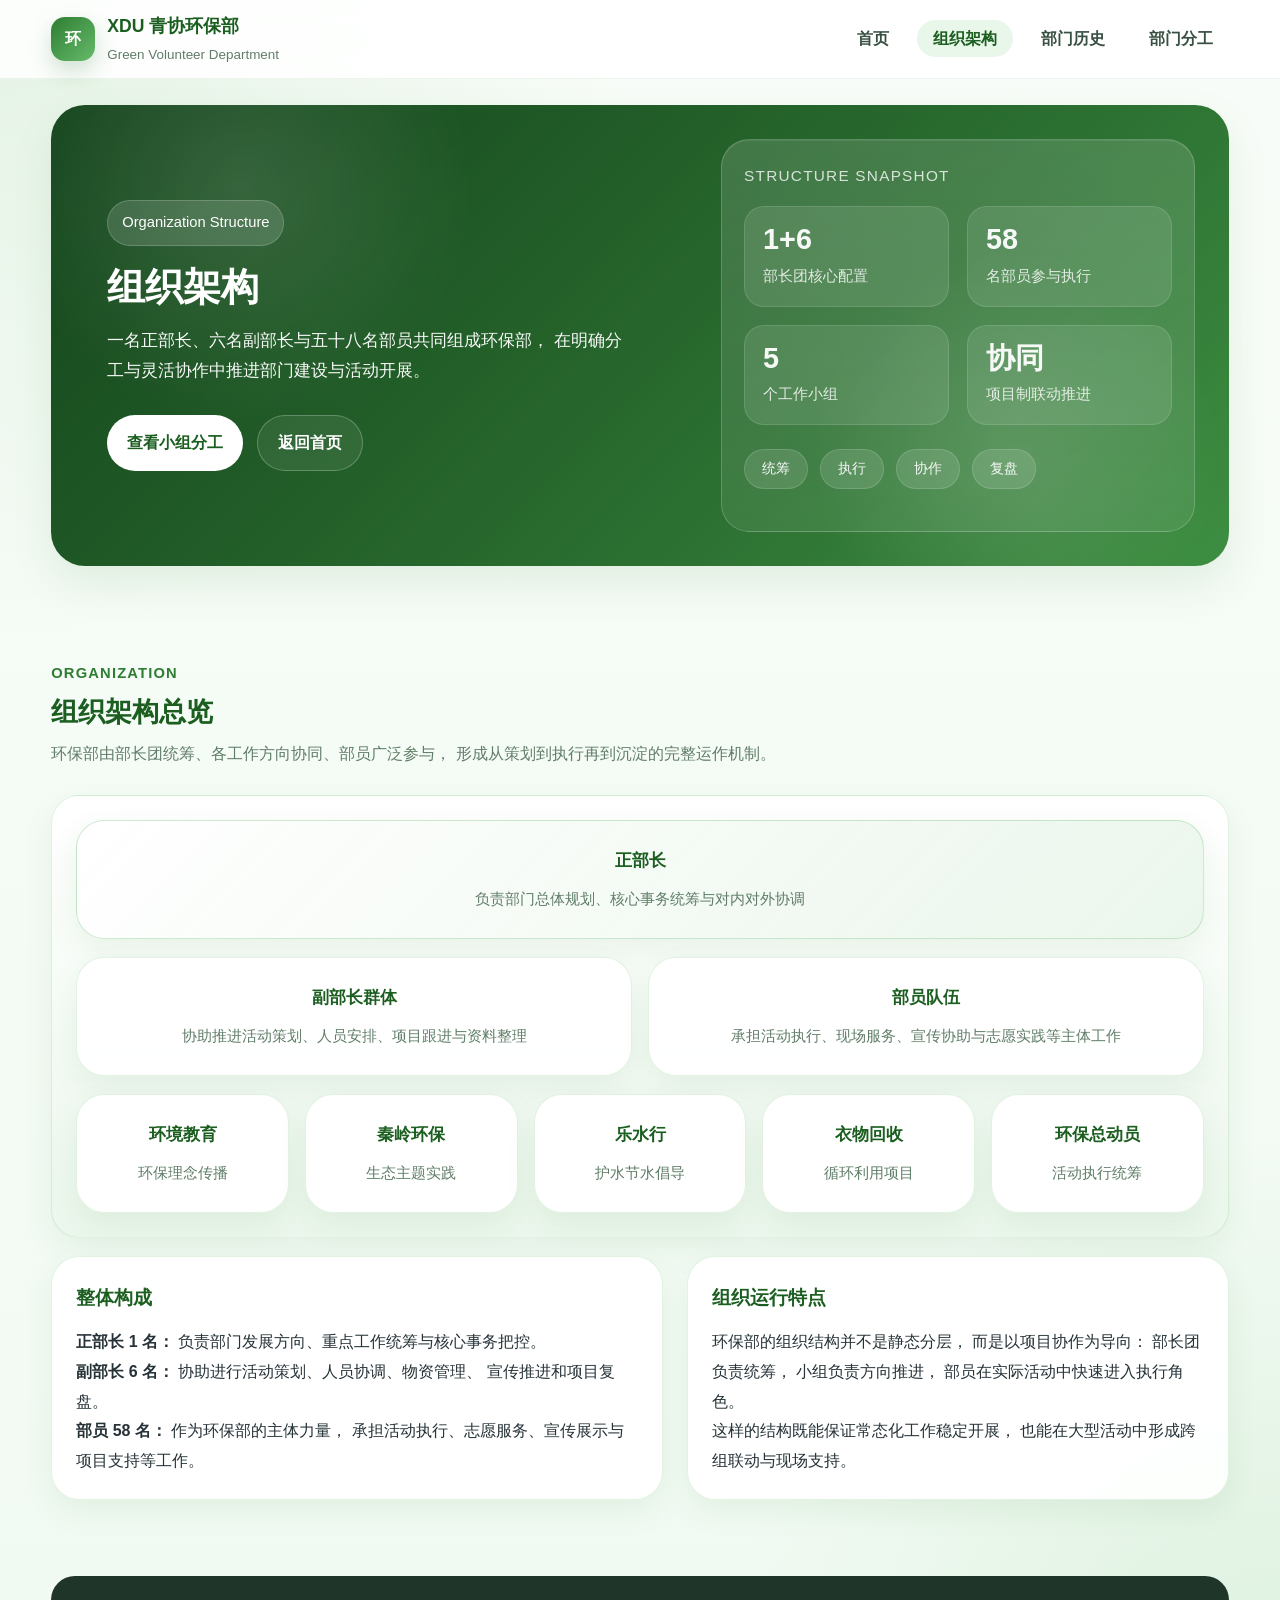
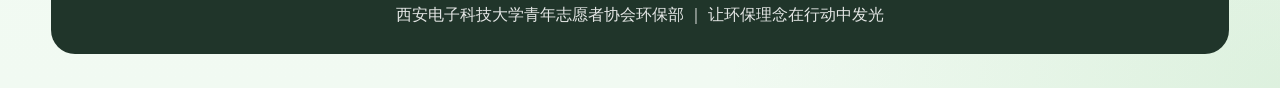
<file: organization.html>
<!DOCTYPE html>
<html lang="zh-CN">

<head>
    <meta charset="UTF-8" />

    <meta
        name="viewport"
        content="width=device-width, initial-scale=1.0"
    />

    <title>西电青协环保部-组织架构</title>

    <link rel="stylesheet" href="styles.css" />


    <!-- ==================================================
         组织架构页面专用微调
         不会影响其他页面
    =================================================== -->
    <style>

        /* 右侧统计区域 */
        .structure-panel .metric-grid {
            row-gap: 18px;
            column-gap: 18px;
        }


        /* 统筹 / 执行 / 协作 / 复盘 */
        .structure-tags {
            display: flex;

            flex-wrap: wrap;

            align-items: center;

            gap: 12px;

            /*
                与上面的统计卡片拉开距离
            */
            margin-top: 24px;

            /*
                与下面的备注拉开距离
            */
            margin-bottom: 20px;
        }


        /* 四个小标签 */
        .structure-tags span {
            display: inline-flex;

            align-items: center;

            justify-content: center;

            min-width: 64px;

            min-height: 40px;

            padding: 8px 15px;

            border-radius: 999px;

            font-size: 0.9rem;

            line-height: 1.2;

            white-space: nowrap;

            background:
                rgba(255, 255, 255, 0.12);

            border:
                1px solid
                rgba(255, 255, 255, 0.14);
        }


        /* 右侧备注 */
        .structure-panel .panel-note {
            margin-top: 0;
        }


        /* 手机适配 */
        @media (max-width: 640px) {

            .structure-tags {
                margin-top: 18px;

                gap: 10px;
            }


            .structure-tags span {
                min-width: 58px;

                min-height: 38px;

                padding: 7px 12px;
            }

        }

    </style>

</head>



<body>


    <!-- ==================================================
         顶部导航栏
    =================================================== -->
    <header class="navbar">

        <div class="nav-inner">


            <!-- 左上角部门标识 -->
            <a
                class="brand"
                href="index.html"
            >

                <div class="brand-badge">
                    环
                </div>


                <div class="brand-text">

                    <span class="brand-title">
                        XDU 青协环保部
                    </span>

                    <span class="brand-subtitle">
                        Green Volunteer Department
                    </span>

                </div>

            </a>



            <!-- 顶部导航 -->
            <ul class="nav-links">

                <li>
                    <a href="index.html">
                        首页
                    </a>
                </li>


                <li>
                    <a
                        href="organization.html"
                        class="active"
                    >
                        组织架构
                    </a>
                </li>


                <li>
                    <a href="history.html">
                        部门历史
                    </a>
                </li>


                <li>
                    <a href="division.html">
                        部门分工
                    </a>
                </li>

            </ul>


        </div>

    </header>



    <!-- ==================================================
         页面顶部 Hero
    =================================================== -->
    <section class="hero">


        <!-- ==================================================
             左侧文字
        =================================================== -->
        <div class="hero-content">


            <span class="hero-tag">
                Organization Structure
            </span>


            <h1>
                组织架构
            </h1>


            <p>
                一名正部长、六名副部长与五十八名部员共同组成环保部，
                在明确分工与灵活协作中推进部门建设与活动开展。
            </p>


            <!-- 按钮 -->
            <div class="hero-actions">


                <a
                    class="button primary"
                    href="division.html"
                >
                    查看小组分工
                </a>


                <a
                    class="button secondary"
                    href="index.html"
                >
                    返回首页
                </a>


            </div>


        </div>



        <!-- ==================================================
             右侧组织架构统计
        =================================================== -->
        <div class="hero-visual">


            <div class="hero-panel structure-panel">


                <div class="panel-title">
                    Structure Snapshot
                </div>



                <!-- ==================================================
                     四个统计卡片
                =================================================== -->
                <div class="metric-grid">


                    <!-- 部长团 -->
                    <div class="metric-card">

                        <strong>
                            1+6
                        </strong>

                        <span>
                            部长团核心配置
                        </span>

                    </div>



                    <!-- 部员 -->
                    <div class="metric-card">

                        <strong>
                            58
                        </strong>

                        <span>
                            名部员参与执行
                        </span>

                    </div>



                    <!-- 工作小组 -->
                    <div class="metric-card">

                        <strong>
                            5
                        </strong>

                        <span>
                            个工作小组
                        </span>

                    </div>



                    <!-- 协同机制 -->
                    <div class="metric-card">

                        <strong>
                            协同
                        </strong>

                        <span>
                            项目制联动推进
                        </span>

                    </div>


                </div>



                <!-- ==================================================
                     工作方式标签

                     已经专门增加上下间距，
                     不会和统计卡片重叠
                =================================================== -->
                <div class="structure-tags">

                    <span>
                        统筹
                    </span>

                    <span>
                        执行
                    </span>

                    <span>
                        协作
                    </span>

                    <span>
                        复盘
                    </span>

                </div>


            </div>


        </div>


    </section>



    <!-- ==================================================
         页面主体
    =================================================== -->
    <main class="main">


        <!-- ==================================================
             原来的“组织架构图片展示区”
             已经完整删除
        =================================================== -->



        <!-- ==================================================
             组织架构总览
        =================================================== -->
        <section class="section">


            <div class="section-header">


                <div class="section-eyebrow">
                    Organization
                </div>


                <h2 class="section-title">
                    组织架构总览
                </h2>


                <p class="section-desc">
                    环保部由部长团统筹、各工作方向协同、部员广泛参与，
                    形成从策划到执行再到沉淀的完整运作机制。
                </p>


            </div>



            <div class="org-layout">


                <!-- ==================================================
                     组织架构图
                =================================================== -->
                <div class="surface">


                    <div class="org-chart">


                        <!-- 正部长 -->
                        <div class="org-row">

                            <div class="org-card lead">

                                <strong>
                                    正部长
                                </strong>

                                <span>
                                    负责部门总体规划、核心事务统筹与对内对外协调
                                </span>

                            </div>

                        </div>



                        <!-- 副部长 + 部员 -->
                        <div class="org-row two">


                            <div class="org-card">

                                <strong>
                                    副部长群体
                                </strong>

                                <span>
                                    协助推进活动策划、人员安排、项目跟进与资料整理
                                </span>

                            </div>



                            <div class="org-card">

                                <strong>
                                    部员队伍
                                </strong>

                                <span>
                                    承担活动执行、现场服务、宣传协助与志愿实践等主体工作
                                </span>

                            </div>


                        </div>



                        <!-- ==================================================
                             五个工作方向
                        =================================================== -->
                        <div class="org-row five">


                            <div class="org-card">

                                <strong>
                                    环境教育
                                </strong>

                                <span>
                                    环保理念传播
                                </span>

                            </div>



                            <div class="org-card">

                                <strong>
                                    秦岭环保
                                </strong>

                                <span>
                                    生态主题实践
                                </span>

                            </div>



                            <div class="org-card">

                                <strong>
                                    乐水行
                                </strong>

                                <span>
                                    护水节水倡导
                                </span>

                            </div>



                            <div class="org-card">

                                <strong>
                                    衣物回收
                                </strong>

                                <span>
                                    循环利用项目
                                </span>

                            </div>



                            <div class="org-card">

                                <strong>
                                    环保总动员
                                </strong>

                                <span>
                                    活动执行统筹
                                </span>

                            </div>


                        </div>


                    </div>


                </div>



                <!-- ==================================================
                     组织架构文字介绍
                =================================================== -->
                <div class="grid-2">


                    <!-- 整体构成 -->
                    <article class="card">


                        <h3>
                            整体构成
                        </h3>


                        <p>
                            <strong>
                                正部长 1 名：
                            </strong>

                            负责部门发展方向、重点工作统筹与核心事务把控。
                        </p>


                        <p>
                            <strong>
                                副部长 6 名：
                            </strong>

                            协助进行活动策划、人员协调、物资管理、
                            宣传推进和项目复盘。
                        </p>


                        <p>
                            <strong>
                                部员 58 名：
                            </strong>

                            作为环保部的主体力量，
                            承担活动执行、志愿服务、宣传展示与项目支持等工作。
                        </p>


                    </article>



                    <!-- 组织运行特点 -->
                    <article class="card">


                        <h3>
                            组织运行特点
                        </h3>


                        <p>
                            环保部的组织结构并不是静态分层，
                            而是以项目协作为导向：
                            部长团负责统筹，
                            小组负责方向推进，
                            部员在实际活动中快速进入执行角色。
                        </p>


                        <p>
                            这样的结构既能保证常态化工作稳定开展，
                            也能在大型活动中形成跨组联动与现场支持。
                        </p>


                    </article>


                </div>


            </div>


        </section>


    </main>



    <!-- ==================================================
         网站底部
    =================================================== -->
    <footer class="footer">

        西安电子科技大学青年志愿者协会环保部
        ｜
        让环保理念在行动中发光

    </footer>


</body>

</html>
</file>
<file: styles.css>
:root {
    --primary: #2e7d32;
    --primary-dark: #1b5e20;
    --primary-soft: #66bb6a;
    --primary-pale: rgba(102, 187, 106, 0.16);

    --accent: #e8f5e9;
    --bg: #f4fbf4;
    --card: rgba(255, 255, 255, 0.92);

    --text: #263238;
    --muted: #607d68;

    --border: rgba(76, 175, 80, 0.16);
    --border-strong: rgba(76, 175, 80, 0.26);

    --shadow: 0 18px 42px rgba(46, 125, 50, 0.10);
    --shadow-soft: 0 12px 30px rgba(46, 125, 50, 0.08);

    --radius-xl: 28px;
    --radius-lg: 22px;
    --radius-md: 18px;
    --radius-sm: 14px;

    --max-width: 1180px;
}


/* ==================================================
   全局基础样式
================================================== */

* {
    margin: 0;
    padding: 0;
    box-sizing: border-box;
}


html {
    scroll-behavior: smooth;
}


body {
    font-family:
        "Microsoft YaHei",
        "PingFang SC",
        "Noto Sans SC",
        sans-serif;

    color: var(--text);

    background:
        radial-gradient(
            circle at top left,
            rgba(165, 214, 167, 0.24),
            transparent 30%
        ),

        radial-gradient(
            circle at bottom right,
            rgba(129, 199, 132, 0.18),
            transparent 26%
        ),

        linear-gradient(
            180deg,
            #f8fcf8 0%,
            #f1faf2 100%
        );

    line-height: 1.85;
}


a {
    color: inherit;
}



/* ==================================================
   顶部导航栏
================================================== */

.navbar {
    position: sticky;

    top: 0;

    z-index: 1000;

    backdrop-filter: blur(14px);

    background: rgba(255, 255, 255, 0.88);

    border-bottom:
        1px solid
        rgba(46, 125, 50, 0.08);
}


.nav-inner {
    width:
        min(
            var(--max-width),
            92%
        );

    margin: 0 auto;

    min-height: 78px;

    display: flex;

    align-items: center;

    justify-content: space-between;

    gap: 20px;
}



/* ==================================================
   左上角 Logo
================================================== */

.brand {
    text-decoration: none;

    display: flex;

    align-items: center;

    gap: 12px;
}


.brand-badge {
    width: 44px;

    height: 44px;

    border-radius: 14px;

    background:
        linear-gradient(
            135deg,
            var(--primary) 0%,
            var(--primary-soft) 100%
        );

    color: #fff;

    display: grid;

    place-items: center;

    font-weight: 700;

    box-shadow:
        0 10px 22px
        rgba(46, 125, 50, 0.22);
}


.brand-text {
    display: flex;

    flex-direction: column;
}


.brand-title {
    font-size: 1.1rem;

    font-weight: 700;

    color: var(--primary-dark);
}


.brand-subtitle {
    font-size: 0.84rem;

    color: var(--muted);
}



/* ==================================================
   顶部导航菜单
================================================== */

.nav-links {
    display: flex;

    align-items: center;

    gap: 12px;

    list-style: none;

    flex-wrap: wrap;

    justify-content: flex-end;
}


.nav-links a {
    text-decoration: none;

    padding: 10px 16px;

    border-radius: 999px;

    color: #385042;

    transition: 0.25s ease;

    font-weight: 600;
}


.nav-links a:hover,
.nav-links a.active {
    background:
        rgba(102, 187, 106, 0.14);

    color: var(--primary-dark);
}



/* ==================================================
   首页 Hero
================================================== */

.hero {
    width:
        min(
            var(--max-width),
            92%
        );

    margin: 26px auto 0;

    min-height: 430px;

    border-radius: 34px;

    overflow: hidden;

    position: relative;

    display: grid;

    grid-template-columns:
        1.08fr 0.92fr;

    background:
        linear-gradient(
            135deg,
            rgba(21, 67, 29, 0.9),
            rgba(46, 125, 50, 0.72)
        ),

        linear-gradient(
            135deg,
            #1b5e20,
            #66bb6a
        );

    box-shadow: var(--shadow);
}


.hero::before {
    content: "";

    position: absolute;

    inset: 0;

    background:
        radial-gradient(
            circle at 16% 18%,
            rgba(255, 255, 255, 0.12),
            transparent 22%
        ),

        radial-gradient(
            circle at 82% 76%,
            rgba(255, 255, 255, 0.12),
            transparent 20%
        );

    pointer-events: none;
}


.hero-content,
.hero-visual {
    position: relative;

    z-index: 1;
}


.hero-content {
    padding: 64px 56px;

    display: flex;

    flex-direction: column;

    justify-content: center;

    color: #fff;
}


.hero-tag {
    display: inline-flex;

    width: fit-content;

    padding: 8px 14px;

    margin-bottom: 18px;

    border-radius: 999px;

    background:
        rgba(255, 255, 255, 0.14);

    border:
        1px solid
        rgba(255, 255, 255, 0.18);

    font-size: 0.92rem;
}


.hero h1 {
    font-size:
        clamp(
            2rem,
            3vw,
            3.4rem
        );

    line-height: 1.2;

    margin-bottom: 16px;
}


.hero p {
    font-size: 1.04rem;

    max-width: 660px;

    opacity: 0.96;
}



/* ==================================================
   Hero 按钮
================================================== */

.hero-actions {
    display: flex;

    gap: 14px;

    flex-wrap: wrap;

    margin-top: 28px;
}


.button {
    display: inline-flex;

    align-items: center;

    justify-content: center;

    text-decoration: none;

    padding: 12px 20px;

    border-radius: 999px;

    font-weight: 700;

    transition: 0.25s ease;
}


.button.primary {
    background: #fff;

    color: var(--primary-dark);
}


.button.secondary {
    border:
        1px solid
        rgba(255, 255, 255, 0.24);

    color: #fff;

    background:
        rgba(255, 255, 255, 0.08);
}


.button:hover {
    transform:
        translateY(-2px);
}



/* ==================================================
   Hero 右侧统计区域
================================================== */

.hero-visual {
    padding: 34px;

    display: flex;

    align-items: center;

    justify-content: center;
}


.hero-panel {
    width: 100%;

    min-height: 300px;

    border-radius: 28px;

    border:
        1px solid
        rgba(255, 255, 255, 0.18);

    background:
        linear-gradient(
            180deg,
            rgba(255, 255, 255, 0.14),
            rgba(255, 255, 255, 0.08)
        );

    padding: 22px;

    box-shadow:
        inset 0 1px 0
        rgba(255, 255, 255, 0.08);

    color:
        rgba(255, 255, 255, 0.94);
}


.panel-title {
    font-size: 0.96rem;

    letter-spacing: 0.08em;

    text-transform: uppercase;

    opacity: 0.84;

    margin-bottom: 16px;
}



/* ==================================================
   通用 Grid
================================================== */

.metric-grid,
.group-grid,
.timeline,
.process-grid,
.photo-strip,
.link-grid,
.value-grid,
.pillar-grid,
.highlight-panel {
    display: grid;

    gap: 16px;
}


.metric-grid {
    grid-template-columns:
        repeat(2, 1fr);
}



/* ==================================================
   统计卡片
================================================== */

.metric-card {
    border-radius: 20px;

    padding: 16px 18px;

    background:
        rgba(255, 255, 255, 0.10);

    border:
        1px solid
        rgba(255, 255, 255, 0.12);
}


.metric-card strong {
    display: block;

    font-size: 1.8rem;

    line-height: 1.15;
}


.metric-card span {
    display: block;

    font-size: 0.92rem;

    opacity: 0.88;

    margin-top: 6px;
}



/* ==================================================
   面板备注
================================================== */

.panel-note {
    margin-top: 16px;

    padding: 14px 16px;

    border-radius: 18px;

    background:
        rgba(255, 255, 255, 0.08);

    border:
        1px solid
        rgba(255, 255, 255, 0.1);

    font-size: 0.94rem;

    color:
        rgba(255, 255, 255, 0.9);
}



/* ==================================================
   标签
================================================== */

.tag-cloud,
.keyword-list,
.tag-list {
    display: flex;

    flex-wrap: wrap;

    gap: 10px;
}


.tag-cloud span,
.keyword-list span,
.tag-list span {
    display: inline-flex;

    padding: 8px 12px;

    border-radius: 999px;

    font-size: 0.9rem;
}


.tag-cloud span {
    background:
        rgba(255, 255, 255, 0.12);

    border:
        1px solid
        rgba(255, 255, 255, 0.12);
}


.keyword-list span,
.tag-list span {
    background:
        rgba(102, 187, 106, 0.12);

    border:
        1px solid
        rgba(76, 175, 80, 0.14);

    color: var(--primary-dark);
}



/* ==================================================
   页面主体
================================================== */

.main {
    width:
        min(
            var(--max-width),
            92%
        );

    margin: 0 auto;

    padding: 60px 0 76px;
}


.section {
    margin-top: 34px;
}


.section-header {
    margin-bottom: 26px;
}


.section-eyebrow {
    color: var(--primary);

    font-weight: 700;

    letter-spacing: 0.08em;

    font-size: 0.92rem;

    text-transform: uppercase;

    margin-bottom: 8px;
}


.section-title {
    font-size:
        clamp(
            1.7rem,
            2vw,
            2.45rem
        );

    color: var(--primary-dark);

    line-height: 1.25;

    margin-bottom: 10px;
}


.section-desc {
    color: var(--muted);

    max-width: 820px;
}



/* ==================================================
   双栏
================================================== */

.grid-2 {
    display: grid;

    grid-template-columns:
        1.06fr 0.94fr;

    gap: 24px;
}



/* ==================================================
   卡片
================================================== */

.card,
.group-card,
.timeline-card,
.flow-card,
.mini-card,
.org-card,
.pillar-card,
.cta-banner,
.link-card {
    background: var(--card);

    border:
        1px solid
        var(--border);

    border-radius:
        var(--radius-xl);

    box-shadow:
        var(--shadow-soft);
}


.card,
.group-card,
.timeline-card,
.flow-card,
.mini-card,
.org-card,
.pillar-card,
.link-card {
    padding: 24px;
}


.card h3,
.group-card h3,
.timeline-card h3,
.flow-card h3,
.mini-card h3,
.org-card h3,
.pillar-card h3,
.link-card h3 {
    color: var(--primary-dark);

    margin-bottom: 12px;
}



/* ==================================================
   Surface
================================================== */

.surface {
    background:
        linear-gradient(
            180deg,
            rgba(255, 255, 255, 0.94),
            rgba(232, 245, 233, 0.72)
        );

    border:
        1px solid
        var(--border);

    border-radius:
        var(--radius-xl);

    box-shadow:
        var(--shadow-soft);

    padding: 24px;
}



/* ==================================================
   Group
================================================== */

.group-grid {
    grid-template-columns:
        repeat(
            auto-fit,
            minmax(220px, 1fr)
        );

    gap: 20px;
}


.group-link,
.link-card {
    text-decoration: none;

    color: inherit;

    display: block;
}


.group-card,
.link-card {
    transition:
        transform 0.22s ease,
        box-shadow 0.22s ease;

    height: 100%;
}


.group-card:hover,
.link-card:hover {
    transform:
        translateY(-5px);

    box-shadow:
        0 18px 42px
        rgba(46, 125, 50, 0.16);
}



/* ==================================================
   Badge
================================================== */

.group-badge,
.mini-badge,
.timeline-badge,
.flow-step {
    display: inline-block;

    padding: 6px 12px;

    border-radius: 999px;

    background:
        rgba(102, 187, 106, 0.14);

    color: var(--primary-dark);

    font-size: 0.86rem;

    font-weight: 700;

    margin-bottom: 14px;
}



/* ==================================================
   Highlight
================================================== */

.highlight-panel {
    grid-template-columns:
        repeat(3, 1fr);
}


.highlight-box,
.flow-card,
.mini-card,
.pillar-card {
    padding: 22px;
}


.highlight-box {
    border-radius: 22px;

    background:
        linear-gradient(
            180deg,
            rgba(255, 255, 255, 0.96),
            rgba(232, 245, 233, 0.88)
        );

    border:
        1px solid
        rgba(76, 175, 80, 0.15);

    box-shadow:
        0 10px 26px
        rgba(46, 125, 50, 0.08);
}


.highlight-box strong {
    display: block;

    color: var(--primary-dark);

    margin-bottom: 8px;

    font-size: 1.05rem;
}



/* ==================================================
   Value / Timeline
================================================== */

.value-grid {
    grid-template-columns:
        repeat(3, 1fr);
}


.timeline {
    grid-template-columns:
        repeat(2, 1fr);
}


.timeline-card {
    position: relative;

    overflow: hidden;
}


.timeline-card::before {
    content: "";

    position: absolute;

    top: 24px;

    right: 24px;

    width: 58px;

    height: 58px;

    border-radius: 18px;

    background:
        rgba(102, 187, 106, 0.12);
}



/* ==================================================
   组织结构
================================================== */

.org-chart,
.org-layout {
    display: grid;

    gap: 18px;
}


.org-row {
    display: grid;

    gap: 16px;
}


.org-row.two {
    grid-template-columns:
        repeat(2, 1fr);
}


.org-row.five {
    grid-template-columns:
        repeat(5, 1fr);
}


.org-card {
    text-align: center;
}


.org-card strong {
    display: block;

    color: var(--primary-dark);

    margin-bottom: 8px;

    font-size: 1.06rem;
}


.org-card span {
    color: var(--muted);

    font-size: 0.94rem;
}


.org-card.lead {
    background:
        linear-gradient(
            135deg,
            rgba(255, 255, 255, 0.98),
            rgba(232, 245, 233, 0.88)
        );

    border:
        1px solid
        var(--border-strong);
}



/* ==================================================
   Process
================================================== */

.process-grid {
    grid-template-columns:
        repeat(4, 1fr);
}


.flow-card {
    position: relative;
}



/* ==================================================
   普通照片展示
================================================== */

.photo-strip {
    grid-template-columns:
        repeat(3, 1fr);
}


.image-slot {
    position: relative;

    min-height: 260px;

    border-radius: 22px;

    border:
        1.5px dashed
        rgba(46, 125, 50, 0.28);

    background:
        linear-gradient(
            180deg,
            rgba(255, 255, 255, 0.96),
            rgba(232, 245, 233, 0.84)
        ),

        repeating-linear-gradient(
            -45deg,
            rgba(102, 187, 106, 0.06),
            rgba(102, 187, 106, 0.06) 12px,
            rgba(255, 255, 255, 0) 12px,
            rgba(255, 255, 255, 0) 24px
        );

    overflow: hidden;

    box-shadow:
        var(--shadow-soft);
}


.image-slot.large {
    min-height: 320px;
}


.image-slot.tall {
    min-height: 360px;
}


.image-slot.small {
    min-height: 210px;
}


.image-slot img {
    width: 100%;

    height: 100%;

    object-fit: cover;

    display: block;
}


.image-slot-overlay {
    position: absolute;

    inset: 0;

    display: flex;

    align-items: flex-end;

    padding: 18px;

    background:
        linear-gradient(
            180deg,
            rgba(255, 255, 255, 0.04),
            rgba(27, 94, 32, 0.18)
        );
}


.image-slot-label {
    width: 100%;

    border-radius: 18px;

    padding: 14px 16px;

    background:
        rgba(255, 255, 255, 0.86);

    border:
        1px solid
        rgba(76, 175, 80, 0.12);

    backdrop-filter: blur(8px);
}


.image-slot-label strong {
    display: block;

    color: var(--primary-dark);

    margin-bottom: 6px;

    font-size: 1rem;
}


.image-slot-label span {
    display: block;

    color: #537063;

    font-size: 0.92rem;
}



/* ==================================================
   部门合影

   最大宽度 900px：
   避免低分辨率照片被过度放大

   高度 340px：
   只展示图片的一部分
================================================== */

.group-photo-frame {
    width: 100%;

    max-width: 900px;

    height: 340px;

    margin: 24px auto 0;

    overflow: hidden;

    border-radius: 22px;

    background: #eef7ef;

    box-shadow:
        0 14px 36px
        rgba(46, 125, 50, 0.12);
}


.group-photo-frame img {
    width: 100%;

    height: 100%;

    display: block;

    /*
        cover：
        让图片填满容器，
        超出部分自动裁掉
    */
    object-fit: cover;

    /*
        控制裁剪重点。

        center 42%：
        略微向上保留画面，
        比完全居中更适合人物合影。
    */
    object-position:
        center 42%;
}



/* ==================================================
   团建照片轮播
   一次只显示一张
================================================== */

.team-slider {
    position: relative;

    width: 100%;

    max-width: 1000px;

    height: 520px;

    margin: 24px auto 0;

    overflow: hidden;

    border-radius: 24px;

    background: #eaf4ec;

    box-shadow:
        0 14px 40px
        rgba(27, 94, 32, 0.12);
}



/* 所有团建照片 */

.team-slide {
    position: absolute;

    inset: 0;

    width: 100%;

    height: 100%;

    object-fit: cover;

    opacity: 0;

    transform:
        scale(1.025);

    transition:
        opacity 1.2s ease-in-out,
        transform 1.8s ease-in-out;
}



/* 当前正在显示的照片 */

.team-slide.active {
    opacity: 1;

    transform:
        scale(1);

    z-index: 2;
}



/* ==================================================
   Scene
================================================== */

.scene-card {
    min-height: 180px;

    border-radius: 20px;

    border:
        1px solid
        rgba(76, 175, 80, 0.18);

    background:
        linear-gradient(
            180deg,
            rgba(255, 255, 255, 0.96),
            rgba(232, 245, 233, 0.78)
        );

    box-shadow:
        var(--shadow-soft);

    padding: 20px;
}


.scene-card strong {
    display: block;

    color: var(--primary-dark);

    margin-bottom: 10px;

    font-size: 1.02rem;
}


.scene-card p {
    color: #4d6358;

    font-size: 0.96rem;
}



/* ==================================================
   Link / Pillar
================================================== */

.link-grid {
    grid-template-columns:
        repeat(3, 1fr);
}


.pillar-grid {
    grid-template-columns:
        repeat(4, 1fr);
}



/* ==================================================
   CTA
================================================== */

.cta-banner {
    padding: 28px;

    display: flex;

    align-items: center;

    justify-content: space-between;

    gap: 20px;
}



/* ==================================================
   Footer
================================================== */

.footer {
    width:
        min(
            var(--max-width),
            92%
        );

    margin:
        0 auto 34px;

    padding:
        24px 28px;

    border-radius: 24px;

    background: #20352a;

    color:
        rgba(255, 255, 255, 0.88);

    text-align: center;
}



/* ==================================================
   1080px 以下
================================================== */

@media (max-width: 1080px) {

    .org-row.five,
    .pillar-grid {
        grid-template-columns:
            repeat(2, 1fr);
    }

}



/* ==================================================
   980px 以下
================================================== */

@media (max-width: 980px) {

    .hero,
    .grid-2,
    .highlight-panel,
    .timeline,
    .process-grid,
    .pillar-grid {
        grid-template-columns:
            1fr;
    }


    .value-grid,
    .photo-strip,
    .link-grid,
    .metric-grid,
    .org-row.two,
    .org-row.five {
        grid-template-columns:
            1fr 1fr;
    }


    .hero-content {
        padding:
            48px 32px 22px;
    }


    .hero-visual {
        padding:
            0 32px 32px;
    }


    .cta-banner {
        flex-direction: column;

        align-items: flex-start;
    }


    /* 部门合影稍微缩小 */
    .group-photo-frame {
        max-width: 760px;

        height: 300px;
    }


    /* 团建展示缩小 */
    .team-slider {
        height: 430px;
    }

}



/* ==================================================
   手机
================================================== */

@media (max-width: 640px) {

    .nav-inner {
        padding:
            14px 0;

        align-items:
            flex-start;

        flex-direction:
            column;
    }


    .nav-links {
        justify-content:
            flex-start;
    }


    .value-grid,
    .photo-strip,
    .link-grid,
    .metric-grid,
    .org-row.two,
    .org-row.five {
        grid-template-columns:
            1fr;
    }


    .hero {
        border-radius: 24px;

        margin-top: 18px;
    }


    .hero-content,
    .hero-visual,
    .card,
    .surface,
    .cta-banner {
        padding-left: 22px;

        padding-right: 22px;
    }


    /* 部门合影手机显示 */
    .group-photo-frame {
        width: 100%;

        max-width: 100%;

        height: 220px;

        border-radius: 16px;
    }


    .group-photo-frame img {
        object-position:
            center center;
    }


    /* 团建轮播手机显示 */
    .team-slider {
        width: 100%;

        height: 260px;

        border-radius: 18px;
    }

}



/* ==================================================
   用户开启“减少动态效果”时
================================================== */

@media (prefers-reduced-motion: reduce) {

    .team-slide {
        transition:
            opacity 0.4s linear;

        transform: none;
    }


    .team-slide.active {
        transform: none;
    }

}
</file>
